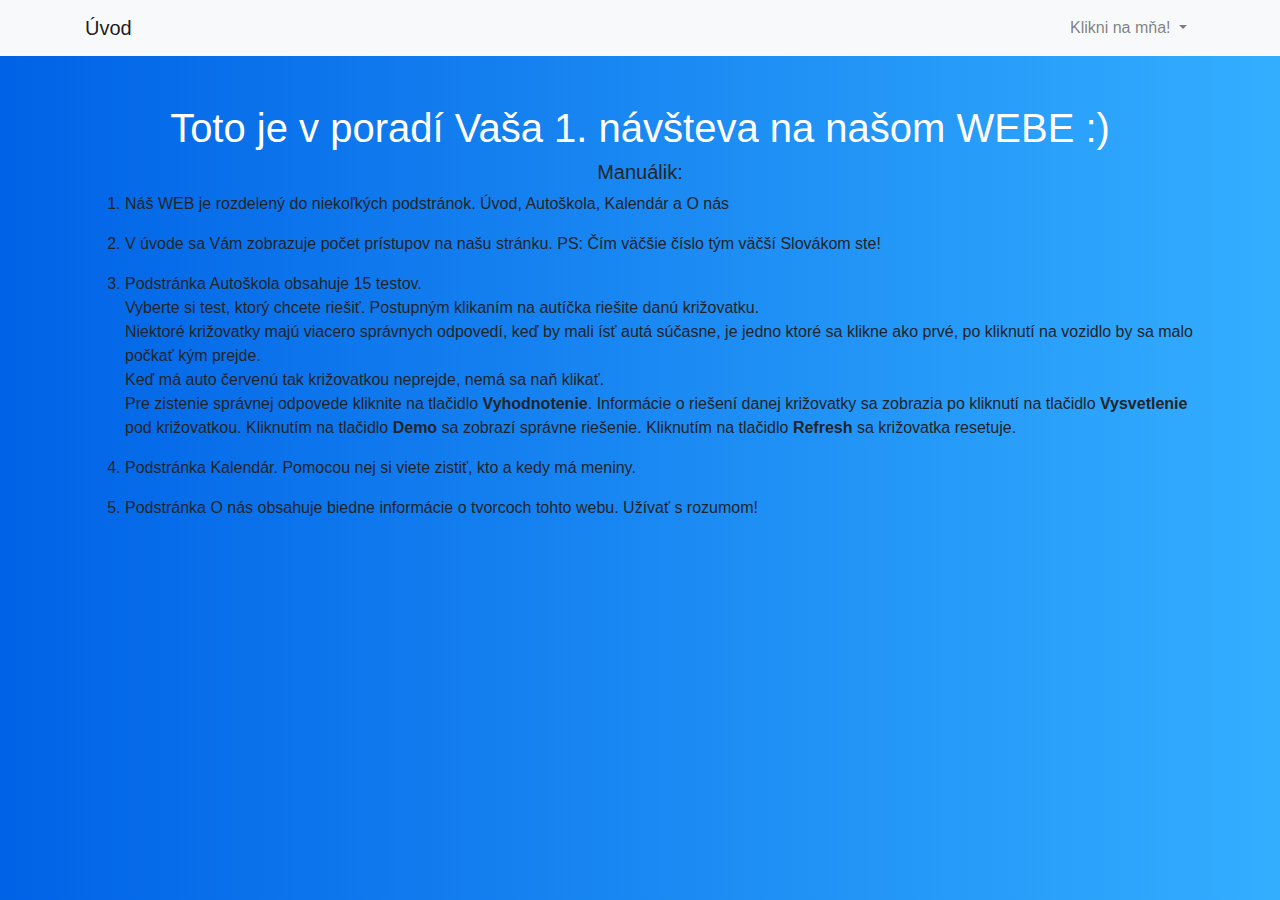
<file: index.html>
<!DOCTYPE html>
<html lang="sk">

<head>
  <meta charset="UTF-8">
  <meta name="viewport" content="width=device-width, initial-scale=1.0">
  <meta http-equiv="X-UA-Compatible" content="ie=edge">
  <title>Úvod</title>
  <link rel="shortcut icon" href="data/A_favicon.ico" type="image/x-icon">
  <link rel="stylesheet" href="css/main.css">
  <link rel="stylesheet" href="css/bootstrap.min.css">

  <script src="scripts/jquery.slim.min.js"></script>
  <script src="scripts/bootstrap.bundle.min.js"></script>

</head>

<body>
  <nav class="navbar navbar-expand-lg navbar-light bg-light">
    <div class="container">
      <a class="navbar-brand" href="index.html">Úvod</a>
      <button class="navbar-toggler" type="button" data-toggle="collapse" data-target="#navbarSupportedContent"
        aria-controls="navbarSupportedContent" aria-expanded="false" aria-label="Toggle navigation">
        <span class="navbar-toggler-icon"></span>
      </button>

      <div class="collapse navbar-collapse" id="navbarSupportedContent">
        <ul class="navbar-nav ml-auto">
          <li class="nav-item dropdown">
            <a class="nav-link dropdown-toggle" href="#" id="navbarDropdown" role="button" data-toggle="dropdown"
              aria-haspopup="true" aria-expanded="false">
              Klikni na mňa!
            </a>
            <!-- Here's the magic. Add the .animate and .slide-in classes to your .dropdown-menu and you're all set! -->
            <div class="dropdown-menu dropdown-menu-right animate slideIn" aria-labelledby="navbarDropdown">
              <a class="dropdown-item" href="autoskola.html">Autoškola</a>

              <a class="dropdown-item" href="kalendar.html">Kalendár</a>
              <div class="dropdown-divider"></div>
              <a class="dropdown-item" href="onas.html">O nás</a>
            </div>
          </li>
        </ul>
      </div>
    </div>
  </nav>

  <div class="container text-center">
    <h1 class="mt-5 text-white font-weight-light" id="countnavsteva">Toto je </h1>

    <h5 >Manuálik: </h5>
    <ol>
      <li><p>Náš WEB je rozdelený do niekoľkých podstránok. Úvod, Autoškola, Kalendár a O nás</p></li>
      <li><p>V úvode sa Vám zobrazuje počet prístupov na našu stránku. PS: Čím väčšie číslo tým väčší Slovákom ste!</p></li>
      <li><p>Podstránka Autoškola obsahuje 15 testov. <br>
            Vyberte si test, ktorý chcete riešiť. Postupným klikaním na autíčka riešite danú križovatku. <br>
            Niektoré križovatky majú viacero správnych odpovedí, keď by mali ísť autá súčasne, je jedno ktoré sa klikne ako prvé, 
            po kliknutí na vozidlo by sa malo počkať kým prejde. <br>Keď má auto červenú tak križovatkou neprejde, nemá sa naň klikať.<br>
            Pre zistenie správnej odpovede kliknite na tlačidlo <strong>Vyhodnotenie</strong>. 
            Informácie o riešení danej križovatky sa zobrazia po kliknutí na tlačidlo <strong>Vysvetlenie</strong> pod križovatkou.
            Kliknutím na tlačidlo <strong>Demo</strong> sa zobrazí správne riešenie.
            Kliknutím na  tlačidlo <strong>Refresh</strong> sa križovatka resetuje.
      </p></li>
      <li><p>Podstránka Kalendár. Pomocou nej si viete zistiť, kto a kedy má meniny.</p></li>
      <li><p> Podstránka O nás obsahuje biedne informácie o tvorcoch tohto webu. Užívať s rozumom!</p></li>
    </ol>
  </div>

  <script src="scripts/main.js"></script>

</body>

</html>
</file>
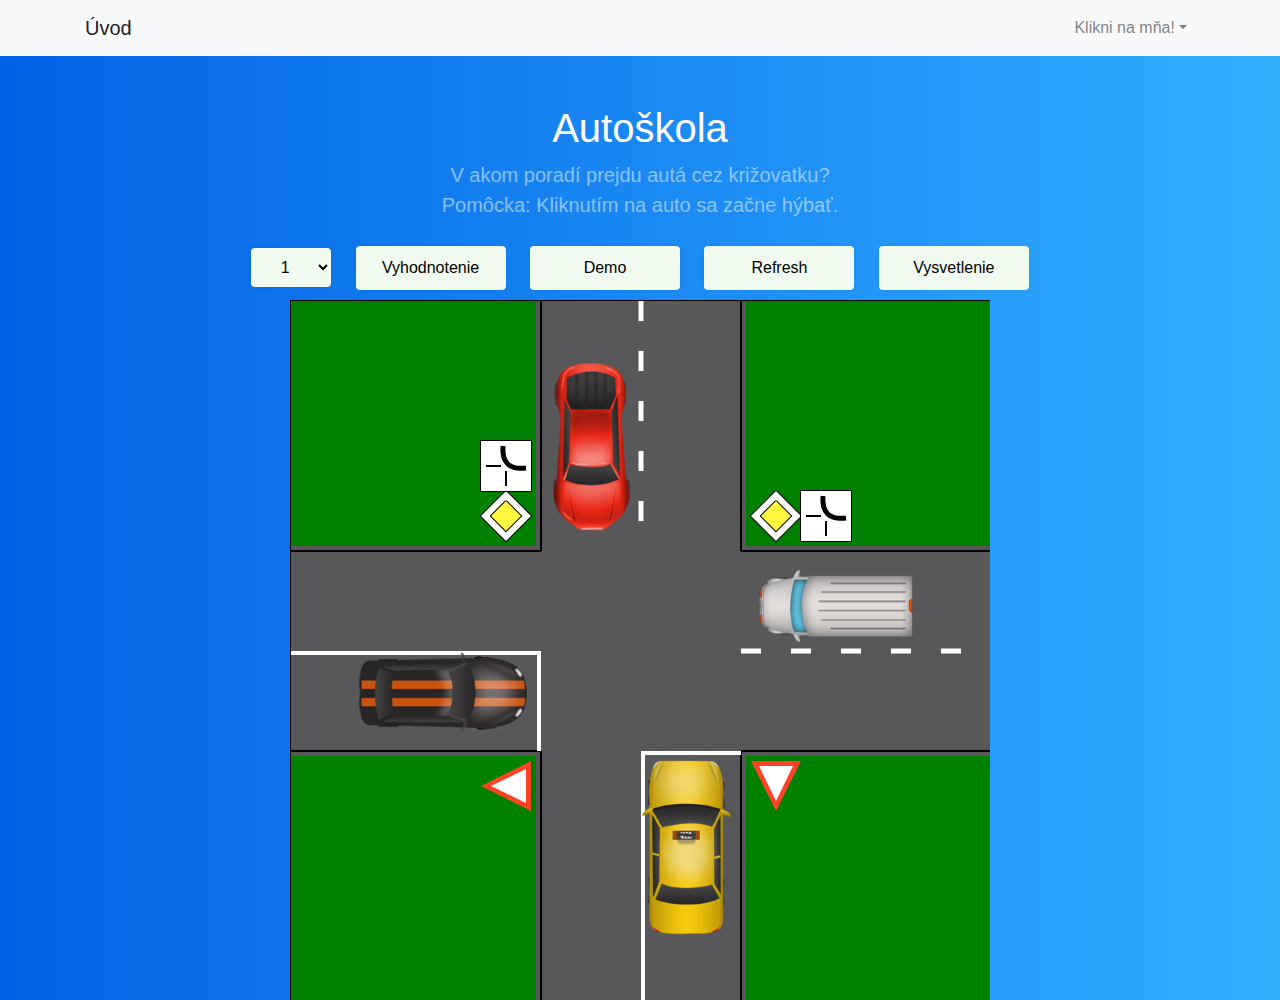
<file: autoskola.html>
<!DOCTYPE html>
<html lang="sk">

<head>
  <meta charset="UTF-8">
  <meta name="viewport" content="width=device-width, initial-scale=1.0">
  <meta http-equiv="X-UA-Compatible" content="ie=edge">
  <title>Autoškola</title>
  <link rel="shortcut icon" href="data/A_favicon.ico" type="image/x-icon">
  <link rel="stylesheet" href="css/main.css">
  <link rel="stylesheet" href="css/bootstrap.min.css">

  <script src="scripts/jquery.slim.min.js"></script>
  <script src="scripts/bootstrap.bundle.min.js"></script>

  <!-- <link rel="stylesheet" type="text/css" href="css/canvasstyle.css"> -->
  <link rel="stylesheet" href="css/autoskola.css">
</head>

<body>
  <nav class="navbar navbar-expand-lg navbar-light bg-light">
    <div class="container">
      <a class="navbar-brand" href="index.html">Úvod</a>
      <button class="navbar-toggler" type="button" data-toggle="collapse" data-target="#navbarSupportedContent"
        aria-controls="navbarSupportedContent" aria-expanded="false" aria-label="Toggle navigation">
        <span class="navbar-toggler-icon"></span>
      </button>

      <div class="collapse navbar-collapse" id="navbarSupportedContent">
        <ul class="navbar-nav ml-auto">
          <li class="nav-item dropdown">
            <a class="nav-link dropdown-toggle" href="#" id="navbarDropdown" role="button" data-toggle="dropdown"
              aria-haspopup="true" aria-expanded="false">
              Klikni na mňa!</a>
            <!-- Here's the magic. Add the .animate and .slide-in classes to your .dropdown-menu and you're all set! -->
            <div class="dropdown-menu dropdown-menu-right animate slideIn" aria-labelledby="navbarDropdown">
              <a class="dropdown-item" href="autoskola.html">Autoškola</a>
              <a class="dropdown-item" href="kalendar.html">Kalendár</a>
              <div class="dropdown-divider"></div>
              <a class="dropdown-item" href="onas.html">O nás</a>
            </div>
          </li>
        </ul>
      </div>
    </div>
  </nav>

  <div class="container text-center">
    <h1 class="mt-5 text-white font-weight-light" id="nadpis2">Autoškola</h1>
    <p class="lead text-white-50" id="p2">V akom poradí prejdu autá cez križovatku? <br>Pomôcka: Kliknutím na auto sa začne
      hýbať.</p>

    <select id="krizovatky" name="volba">
      <option id="1krizovatka" value="1">1</option>
      <option id="2krizovatka" value="2">2</option>
      <option id="3krizovatka" value="3">3</option>
      <option id="4krizovatka" value="4">4</option>
      <option id="5krizovatka" value="5">5</option>
      <option id="6krizovatka" value="6">6</option>
      <option id="7krizovatka" value="7">7</option>
      <option id="8krizovatka" value="8">8</option>
      <option id="9krizovatka" value="9">9</option>
      <option id="10krizovatka" value="10">10</option>
      <option id="11krizovatka" value="11">11</option>
      <option id="12krizovatka" value="12">12</option>
      <option id="13krizovatka" value="13">13</option>
      <option id="14krizovatka" value="14">14</option>
      <option id="15krizovatka" value="15">15</option>
    </select>

    <button id="vyhodnotenie" onclick="kontrola()">Vyhodnotenie</button>
    <button id="demo2" onclick="demo()">Demo</button>
    <button id="refresh" onclick="krizovatky()">Refresh</button>
    <button id="vysvetlenie" onclick="vysvetlenie()">Vysvetlenie</button>

    <div class="container text-center" id="demo">
      <div id="car1"></div>
      <div id="car2"></div>
      <div id="car3"></div>
      <div id="car4"></div>
      <div id="car5"></div>


      <canvas id="myCanvas" width="700" height="700" style="border:1px solid #000000;">

      </canvas>
    </div>

    <div class="vysvetlenia">
      <div id="vysvetlenie1" class="vysvetlenie">
        <h1 class="mt-5 text-white font-weight-light,vysvetlenie2">Vysvetlenie križovatky 1</h1>
        <p class="lead text-white-50,vysvetlenie2">
          Ako prvé prejde cez križovatku červené auto pretože je na hlavnej ceste a dostáva prednosť pred bielim, ktoré
          odbočuje na vedľajšiu cestu.
          V poradí tretie prejde žlté auto, pretože sa uplatňuje pravidlo pravej ruky. Ako posledné prejde čierne auto.
        </p>
      </div>
      <div id="vysvetlenie2" class="vysvetlenie">
        <h1 class="mt-5 text-white font-weight-light,vysvetlenie2">Vysvetlenie križovatky 2</h1>
        <p class="lead text-white-50,vysvetlenie2">
          Ako prvé prejde žlté auto, pretože je na hlavnej ceste. V poradí druhé prejde červené auto, pretože je takisto
          na hlavnej ceste.
          Posledné prejde cez križovatku čierne auto.
        </p>
      </div>
      <div id="vysvetlenie3" class="vysvetlenie">
        <h1 class="mt-5 text-white font-weight-light,vysvetlenie2">Vysvetlenie križovatky 3</h1>
        <p class="lead text-white-50,vysvetlenie2">
          Žlté auto môže pokračovať nezávisle od ostatných. Červené auto dáva prednosť čiernemu, pretože sa tu uplatňuje
          pravidlo pravej ruky.
        </p>
      </div>
      <div id="vysvetlenie4" class="vysvetlenie">
        <h1 class="mt-5 text-white font-weight-light,vysvetlenie2">Vysvetlenie križovatky 4</h1>
        <p class="lead text-white-50,vysvetlenie2">
          Ako prvé prejdú naraz čierne a červené auto, pretože majú zelenú. V poradí tretie prejde biele auto, aj keď má
          zelenú musí dať
          prednosť čiernemu autu. Ostatné autá stoja, pretože majú červenú.
        </p>
      </div>
      <div id="vysvetlenie5" class="vysvetlenie">
        <h1 class="mt-5 text-white font-weight-light,vysvetlenie2">Vysvetlenie križovatky 5</h1>
        <p class="lead text-white-50,vysvetlenie2">
          Červené auto prejde ako prvé, pretože sa tu uplatňuje pravidlo pravej ruky.
        </p>
      </div>
      <div id="vysvetlenie6" class="vysvetlenie">
        <h1 class="mt-5 text-white font-weight-light,vysvetlenie2">Vysvetlenie križovatky 6</h1>
        <p class="lead text-white-50,vysvetlenie2">
          Električka má prednosť na neoznačenej križovatke takže prejde naraz spolu s bielym autom.
          Čierne auto dáva prednosť bielemu lebo čierne odbočuje do ľava.
        </p>
      </div>
      <div id="vysvetlenie7" class="vysvetlenie">
        <h1 class="mt-5 text-white font-weight-light,vysvetlenie2">Vysvetlenie križovatky 7</h1>
        <p class="lead text-white-50,vysvetlenie2">
          Modré auto prejde ako prvé lebo je na hlavnej ceste a pokračuje hlavnou cestou ďalej, zaním prejde kamión,
          pretože kamión je tiež na hlavnej ceste ale odbočuje doľava a tak musí dať prednosť v jazde modrému autu,
          Posledná prejde dodávka lebo ide s vedľajsěj cesty.
        </p>
      </div>
      <div id="vysvetlenie8" class="vysvetlenie">
        <h1 class="mt-5 text-white font-weight-light,vysvetlenie2">Vysvetlenie križovatky 8</h1>
        <p class="lead text-white-50,vysvetlenie2">
          Ako prvé prejde modré auto lebo odbočuje doprava a čierne auto mu dáva prednosť, lebo čierne odbočuje doľava.
          Za modrým autom prejde čierne podľa pravidla pravej ruky. Posledný prejde kamión.
        </p>
      </div>
      <div id="vysvetlenie9" class="vysvetlenie">
        <h1 class="mt-5 text-white font-weight-light,vysvetlenie2">Vysvetlenie križovatky 9</h1>
        <p class="lead text-white-50,vysvetlenie2">
          Ako prvé prejdú električka spolu s oranžovým autom, pretože električka má prednosť a oranžové auto odbočuje do
          prava. Červené auto dáva prednosť električke a oranžovému autu lebo odbočuje do ľava.
        </p>
      </div>
      <div id="vysvetlenie10" class="vysvetlenie">
        <h1 class="mt-5 text-white font-weight-light,vysvetlenie2">Vysvetlenie križovatky 10</h1>
        <p class="lead text-white-50,vysvetlenie2">
          Ako prvé prejde žlté auto lebo je na hlavnej ceste a oranžové auto mu dáva prednosť lebo žlté auto je na
          pravo. Potom prejdú čierne a oranžové auto, môžu ísť naraz keďze si nekrížia cestu.
        </p>
      </div>
      <div id="vysvetlenie11" class="vysvetlenie">
        <h1 class="mt-5 text-white font-weight-light,vysvetlenie2">Vysvetlenie križovatky 11</h1>
        <p class="lead text-white-50,vysvetlenie2">
          Oranžové auto môže pokračovať nezávisle od ostatných áut. Biele auto dáva prednosť oranžovému, pretože sa tu
          uplatňuje
          pravidlo pravej ruky.
        </p>
      </div>
      <div id="vysvetlenie12" class="vysvetlenie">
        <h1 class="mt-5 text-white font-weight-light,vysvetlenie2">Vysvetlenie križovatky 12</h1>
        <p class="lead text-white-50,vysvetlenie2">
          Ako prvé prejde cez križovatku čierne vozidlo idúce po hlavnej ceste.
          Ako druhé prejde modré vozidlo, pretože muselo dať pri odbočovaní vľavo prednosť
          v jazde protiidúcemu čiernemu vozidlu.
          V poradí posledné prejde oranžové vozidlo ktoré muselo dať prednosť v jazde vozidlám prichádzajúcim po hlavnej
          ceste.
        </p>
      </div>
      <div id="vysvetlenie13" class="vysvetlenie">
        <h1 class="mt-5 text-white font-weight-light,vysvetlenie2">Vysvetlenie križovatky 13</h1>
        <p class="lead text-white-50,vysvetlenie2">
          Ako prvé prejde cez križovatku žlté vozidlo idúce po hlavnej ceste súčasne s bielym.
          V poradí posledné prejde červené vozidlo ktoré muselo dať prednosť v jazde vozidlám prichádzajúcim po hlavnej
          ceste.
        </p>
      </div>
      <div id="vysvetlenie14" class="vysvetlenie">
        <h1 class="mt-5 text-white font-weight-light,vysvetlenie2">Vysvetlenie križovatky 14</h1>
        <p class="lead text-white-50,vysvetlenie2">
          Pokiaľ nie je určené inak , kto má prednosť, značkami, semafórmi alebo pokynom policajta,
          platí pravidlo pravej ruky. Autá prejdú v poradí čierne, biele a modré.
        </p>
      </div>
      <div id="vysvetlenie15" class="vysvetlenie">
        <h1 class="mt-5 text-white font-weight-light,vysvetlenie2">Vysvetlenie križovatky 15</h1>
        <p class="lead text-white-50,vysvetlenie2">
          Ako prvé prejde cez križovatku biele vozidlo prichádzajúce v smere, pre ktorý svieti signál VOĽNO.
          Na signál zelenej doplnkovej šípky svietiaci súčasne so signálom s červeným svetlom STOJ! smie vodič modrého
          vozidla odbočiť vpravo.
          Pritom musí dať prednosť v jazde bielemu vozidlu idúcemu vo voľnom smere a chodcom prechádzajúcim vo voľnom
          smere,
          pritom ich nesmie ohroziť ani obmedziť a na tento účel je povinný zastaviť vozidlo.
        </p>
      </div>
    </div>
  </div>

  <script src="scripts/autoskola.js"></script>
</body>

</html>
</file>
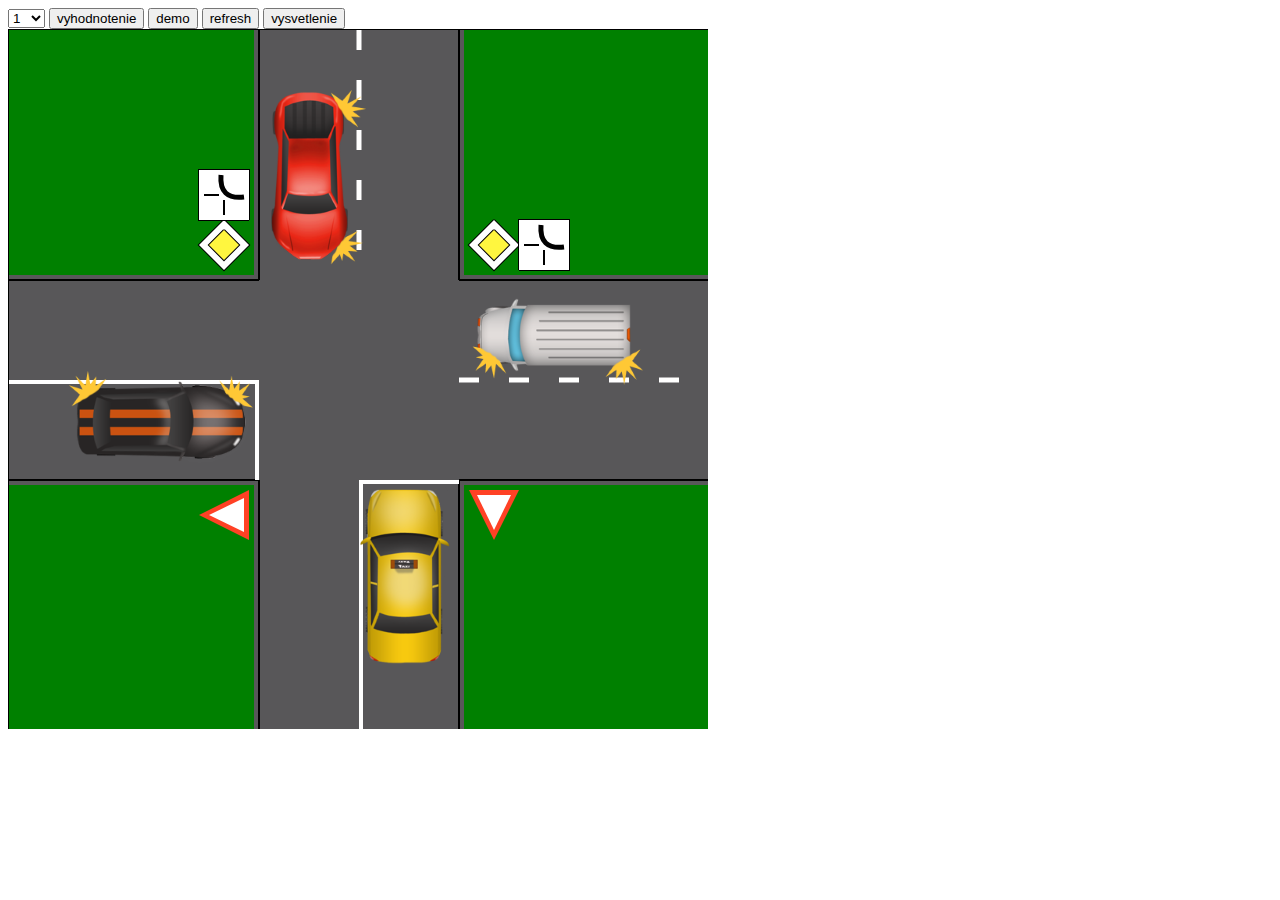
<file: canvas.html>
<!DOCTYPE html>
<html lang="en">
<head>
    <meta charset="UTF-8">
    <title>Title</title>
    <link rel="stylesheet" type="text/css" href="canvasstyle.css">
    <script src="https://code.jquery.com/jquery-1.12.4.min.js"></script>
    <script src="https://ajax.googleapis.com/ajax/libs/jquery/3.4.1/jquery.min.js"></script>
</head>
<body>
<select id="krizovatky" name="volba">
    <option id="1krizovatka" value="1" >1</option>
    <option id="2krizovatka" value="2" >2</option>
    <option id="3krizovatka" value="3" >3</option>
    <option id="4krizovatka" value="4" >4</option>
    <option id="5krizovatka" value="5" >5</option>
    <option id="6krizovatka" value="6" >6</option>
    <option id="7krizovatka" value="7" >7</option>
    <option id="8krizovatka" value="8" >8</option>
    <option id="9krizovatka" value="9" >9</option>
    <option id="10krizovatka" value="10" >10</option>
</select>
<button id="vyhodnotenie" onclick="kontrola()">vyhodnotenie</button>
<button id="demo2" onclick="demo()">demo</button>
<button id="refresh" onclick="krizovatky()">refresh</button>
<button id="vysvetlenie" onclick="vysvetlenie()" >vysvetlenie</button>
<div id="demo">
  <div id="car1" ></div>
    <div id="car2" ></div>
    <div id="car3" ></div>
    <div id="car4" ></div>
    <div id="car5" ></div>


<canvas id="myCanvas" width="700" height="700" style="border:1px solid #000000;">
</canvas>
</div>
<div id="vysvetlenie 1" class="vysvetlenie">
    <h1>Vystvetlenie križovatky 1</h1><p>
    Ako prvé prejde cez križovatku červené auto pretože je na hlavnej ceste a dostáva prednosť pred bielim, ktoré odbočuje na vedľajšiu cestu.
    V poradí tretie prejde žlté auto, pretože sa uplatňuje pravidlo pravej ruky. Ako posledné prejde čierne auto.
</p>
</div>
<div id="vysvetlenie 2" class="vysvetlenie">
    <h1>Vystvetlenie križovatky 2</h1><p>
    Ako prvé prejde žlté auto, pretože je na hlavnej ceste. V poradí druhé prejde červené auto, pretože je takisto na hlavnej ceste.
    Posledné prejde cez križovatku čierne auto.
</p>
</div>
<div id="vysvetlenie 3" class="vysvetlenie">
    <h1>Vystvetlenie križovatky 3</h1><p>
    Žlté auto môže pokračovať nezávisle od ostatných. Červené auto dáva prednosť čiernemu, pretože sa tu uplatňuje pravidlo pravej ruky.
</p>
</div>
<div id="vysvetlenie 4" class="vysvetlenie">
    <h1>Vystvetlenie križovatky 4</h1><p>
    Ako prvé prejdú naraz čierne a červené auto, pretože majú zelenú. V poradí tretie prejde biele auto, aj keď má zelenú musí dať
    prednosť čiernemu autu. Ostatné autá stoja, pretože majú červenú.
</p>
</div>
<div id="vysvetlenie 5" class="vysvetlenie">
    <h1>Vystvetlenie križovatky 5</h1><p>
    Červené auto prejde ako prvé, pretože sa tu uplatňuje pravidlo pravej ruky.
</p>
</div>
<div id="vysvetlenie 6" class="vysvetlenie">
    <h1>Vystvetlenie križovatky 6</h1><p>
    Električka má prednosť na neoznačenej križovatke takže prejde naraz spolu s bielym autom.
    Čierne auto dáva prednosť bielemu lebo čierne odbočuje do ľava.
</p>
</div>
<div id="vysvetlenie 7" class="vysvetlenie">
    <h1>Vystvetlenie križovatky 7</h1><p>
    Modré auto prejde ako prvé lebo je na hlavnej ceste a pokračuje hlavnou cestou ďalej, zaním prejde kamión,
    pretože kamión je tiež na hlavnej ceste ale odbočuje do ľava a tak musí dať prednosť v jazde modrému autu,
    Posledná prejde dodávka lebo ide s vedľajsěj cesty.
</p>
</div>
<div id="vysvetlenie 8" class="vysvetlenie">
    <h1>Vystvetlenie križovatky 8</h1><p>
    Ako prvé prejde modré auto lebo odbočuje do prava a čierne auto mu dáva prednošt, lebo čierne odbočuje do ľava. Za modrým autom prejde čierne podľa pravidla pravej ruky. Posledný prejde kamión.
</p>
</div>
<div id="vysvetlenie 9" class="vysvetlenie">
    <h1>Vystvetlenie križovatky 9</h1><p>
    Ako prvé prejdú električka spolu s oranžovým autom, pretože električka má prednosť a oranžové auto odbočuje do prava. Červené auto dáva prednosť električke a oranžovému autu lebo odbočuje do ľava.
</p>
</div>
<div id="vysvetlenie 10" class="vysvetlenie">
    <h1>Vystvetlenie križovatky 10</h1><p>
    Ako prvé prejde žlté auto lebo je na hlavnej ceste a oranžové auto mu dáva prednosť lebo žlté auto je na pravo. Potom prejdú čierne a oranžové auto, môžu ísť naraz keďze si nekrížia cestu.
</p>
</div>

<script  src="javascript.js"></script>
</body>
</html>
</file>
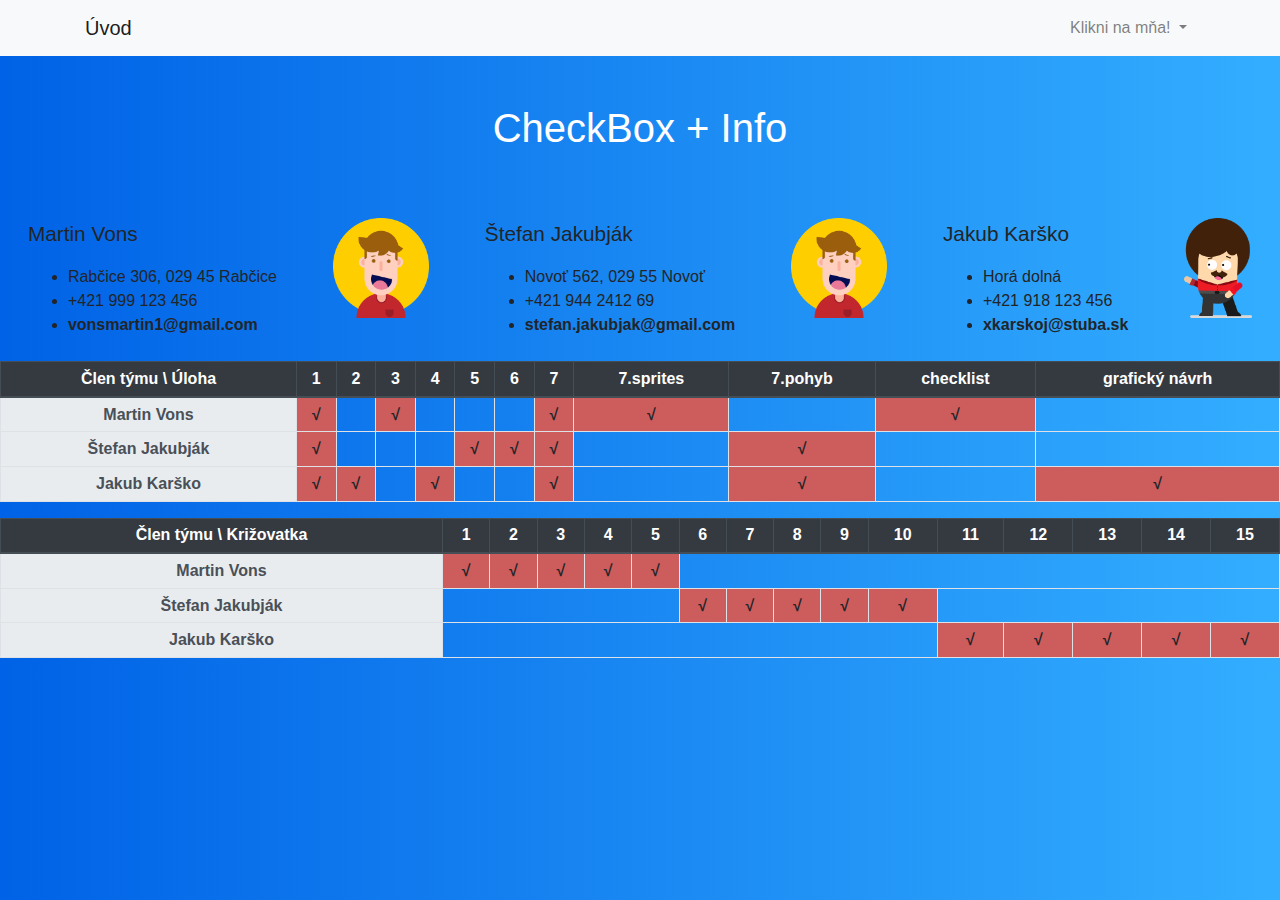
<file: onas.html>
<!DOCTYPE html>
<html lang="sk">

<head>
    <meta charset="UTF-8">
    <meta name="viewport" content="width=device-width, initial-scale=1.0">
    <meta http-equiv="X-UA-Compatible" content="ie=edge">
    <title>GDPR</title>
    <link rel="shortcut icon" href="data/A_favicon.ico" type="image/x-icon">
    <link rel="stylesheet" href="css/main.css">
    <link rel="stylesheet" href="css/bootstrap.min.css">

    <link rel="stylesheet" href="css/onas.css">

    <script src="scripts/jquery.slim.min.js"></script>
    <script src="scripts/bootstrap.bundle.min.js"></script>
</head>

<body>
    <nav class="navbar navbar-expand-lg navbar-light bg-light">
        <div class="container">
            <a class="navbar-brand" href="index.html">Úvod</a>
            <button class="navbar-toggler" type="button" data-toggle="collapse" data-target="#navbarSupportedContent"
                aria-controls="navbarSupportedContent" aria-expanded="false" aria-label="Toggle navigation">
                <span class="navbar-toggler-icon"></span>
            </button>

            <div class="collapse navbar-collapse" id="navbarSupportedContent">
                <ul class="navbar-nav ml-auto">
                    <li class="nav-item dropdown">
                        <a class="nav-link dropdown-toggle" href="#" id="navbarDropdown" role="button"
                            data-toggle="dropdown" aria-haspopup="true" aria-expanded="false">
                            Klikni na mňa!
                        </a>

                        <div class="dropdown-menu dropdown-menu-right animate slideIn" aria-labelledby="navbarDropdown">
                            <a class="dropdown-item" href="autoskola.html">Autoškola</a>

                            <a class="dropdown-item" href="kalendar.html">Kalendár</a>
                            <div class="dropdown-divider"></div>
                            <a class="dropdown-item" href="onas.html">O nás</a>
                        </div>
                    </li>
                </ul>
            </div>
        </div>
    </nav>

    <div class="container text-center">
        <h1 class="mt-5 text-white font-weight-light" id="nadpis2">CheckBox  + Info </h1>
    </div>

    <div class="d-flex justify-content-around ">
        <div class="p-2">
            <p class="nadpis">Martin Vons</p>
            <address>
                <ul>
                    <li>Rabčice 306, 029 45 Rabčice</li>
                    <li><a >+421 999 123 456</a></li>
                    <li><a href="mailto:vonsmartin1@gmail.com"> <strong>vonsmartin1@gmail.com</strong></a></li>
                </ul>
            </address>
        </div>
        <div class="p-2">
            <img src="data/child-1837375_640.png" alt="foto.jpg" height="100"><br>
        </div>

        <div class="p-2">
            <p class="nadpis">Štefan Jakubják</p>
            <address>
                <ul>
                    <li>Novoť 562, 029 55 Novoť</li>
                    <li><a >+421 944 2412 69</a></li>
                    <li><a href="mailto:stefan.jakubjak@gmail.com"> <strong>stefan.jakubjak@gmail.com</strong></a></li>
                </ul>
            </address>
        </div>
        <div class="p-2">
            <img src="data/child-1837375_640.png" alt="foto.jpg" height="100"><br>
        </div>

        <div class="p-2">
            <p class="nadpis">Jakub Karško</p>
            <address>
                <ul>
                    <li>Horá dolná</li>
                    <li><a>+421 918 123 456</a></li>
                    <li><a href="mailto:xkarskoj@stuba.sk"> <strong> xkarskoj@stuba.sk</strong></a></li>
                </ul>
            </address>
        </div>
        <div class="p-2">
            <img src="data/dancer-1904467_640.png" alt="foto.jpg" height="100"><br>
        </div>

    </div>
    <div id="checklist">
        <table class="table table-bordered table-hover table-sm">
            <thead class="thead-dark">
            <tr>
                <th scope="col">Člen týmu \ Úloha</th>
                <th scope="col">1</th>
                <th scope="col">2</th>
                <th scope="col">3</th>
                <th scope="col">4</th>
                <th scope="col">5</th>
                <th scope="col">6</th>
                <th scope="col">7</th>
                <th scope="col">7.sprites</th>
                <th scope="col">7.pohyb</th>
                <th scope="col">checklist</th>
                <th scope="col">grafický návrh</th>
            </tr>
            </thead>
            <tbody class="thead-light">
            <tr>
                <th scope="row">Martin Vons</th>
                <td class="okno">√</td>
                <td></td>
                <td class="okno">√</td>
                <td></td>
                <td></td>
                <td></td>
                <td class="okno">√</td>
                <td class="okno">√</td>
                <td></td>
                <td class="okno">√</td>
                <td></td>
            </tr>
            <tr>
                <th scope="row">Štefan Jakubják</th>
                <td class="okno">√</td>
                <td></td>
                <td></td>
                <td></td>
                <td class="okno">√</td>
                <td class="okno">√</td>
                <td class="okno">√</td>
                <td></td>
                <td class="okno">√</td>
                <td></td>
                <td></td>
            </tr>
            <tr>
                <th scope="row">Jakub Karško</th>
                <td class="okno">√</td>
                <td class="okno">√</td>
                <td></td>
                <td class="okno">√</td>
                <td></td>
                <td></td>
                <td class="okno">√</td>
                <td></td>
                <td class="okno">√</td>
                <td></td>
                <td class="okno">√</td>
            </tr>
            </tbody>
        </table>

        <table class="table table-bordered table-hover table-sm">
            <thead class="thead-dark">
                <tr>
                    <th scope="col">Člen týmu \ Križovatka</th>
                    <th scope="col">1</th>
                    <th scope="col">2</th>
                    <th scope="col">3</th>
                    <th scope="col">4</th>
                    <th scope="col">5</th>
                    <th scope="col">6</th>
                    <th scope="col">7</th>
                    <th scope="col">8</th>
                    <th scope="col">9</th>
                    <th scope="col">10</th>
                    <th scope="col">11</th>
                    <th scope="col">12</th>
                    <th scope="col">13</th>
                    <th scope="col">14</th>
                    <th scope="col">15</th>
                </tr>
            </thead>
            <tbody class="thead-light">
                <tr>
                    <th scope="row">Martin Vons</th>
                    <td class="okno">√</td>
                    <td class="okno">√</td>
                    <td class="okno">√</td>
                    <td class="okno">√</td>
                    <td class="okno">√</td>
                    <td colspan="10"></td>
                </tr>
                <tr>
                    <th scope="row">Štefan Jakubják</th>
                    <td colspan="5"></td>
                    <td class="okno">√</td>
                    <td class="okno">√</td>
                    <td class="okno">√</td>
                    <td class="okno">√</td>
                    <td class="okno">√</td>
                    <td colspan="5"></td>
                </tr>
                <tr>
                    <th scope="row">Jakub Karško</th>
                    <td colspan="10"></td>
                    <td class="okno">√</td>
                    <td class="okno">√</td>
                    <td class="okno">√</td>
                    <td class="okno">√</td>
                    <td class="okno">√</td>
                </tr>
            </tbody>
        </table>
    </div>
</body>

</html>
</file>
<file: css/autoskola.css>
#car1,
#car2,
#car3,
#car4,
#car5 {
    visibility: hidden;
    height: 200px;
    width: 200px;
    position:absolute;
    background:
            url('../data/cars_tram.png') 0px 0px;
}

#car1:hover,
#car2:hover,
#car3:hover,
#car4:hover,
#car5:hover {
    opacity: 0.6;
}

#demo { 
    padding: 0px !important;
    position:relative;
    width: 700px;
    height: 700px;
    overflow: hidden;
   
} /* Make this a positioned parent */

input:not([type="checkbox"]):not([type="radio"]),  
button, 
textarea,
select{
    background: #F1FAEE;
    border: none;
    width: 150px;
    padding: 10px 15px;
    margin: 10px;
    border-radius: 4px;
    box-shadow: 0 0 3px rgba(29, 53, 87, 0.12);
}

select{
    width: 80px;
    text-align-last:center;
}
@media print{

    @page {
        size: A4; /* DIN A4 standard, Europe */
        margin:0;
    }
    #car1,
    #car2,
    #car3,
    #car4,
    #car5 {
        left: 4cm;
        -webkit-print-color-adjust: exact !important; /*Chrome, Safari */
        color-adjust: exact !important;
    }
    #nadpis2,
    #p2,
    .vysvetlenie2
    {
        color: inherit !important;
        background: inherit !important;
    }
}
</file>
<file: canvasstyle.css>
#car1,
#car2,
#car3,
#car4,
#car5 {
    visibility: hidden;
    height: 200px;
    width: 200px;
    position:absolute;
    background:
            url('cars+tram.png') 0px 0px;
}

#demo { position:relative;
    width:700px;
    height: 700px;
    overflow: hidden;
    padding:0;
    margin: 0;} /* Make this a positioned parent */
.vysvetlenie{
    width: 300px;
    height: 300px;
    background-color: #66CDAA;
}
</file>
<file: css/onas.css>
td{
    text-align: center;
    font-weight: bold;
}

.nadpis{
    font-size: 1.3em;
}

.okno{
    background-color: #CD5C5C;
    text-align: center;
}

th{
    text-align: center;
}

h1{
    padding-bottom: 50px;
}

a, a:hover, a:focus, a:active {
    text-decoration: none;
    color: inherit;
}
</file>
<file: css/main.css>
/* Change this breakpoint if you change the breakpoint of the navbar */

@media (min-width: 992px) {
    .animate {
      animation-duration: 0.3s;
      -webkit-animation-duration: 0.3s;
      animation-fill-mode: both;
      -webkit-animation-fill-mode: both;
    }
  }
  
  @keyframes slideIn {
    0% {
      transform: translateY(1rem);
      opacity: 0;
    }
    100% {
      transform:translateY(0rem);
      opacity: 1;
    }
    0% {
      transform: translateY(1rem);
      opacity: 0;
    }
  }
  
  @-webkit-keyframes slideIn {
    0% {
      -webkit-transform: transform;
      -webkit-opacity: 0;
    }
    100% {
      -webkit-transform: translateY(0);
      -webkit-opacity: 1;
    }
    0% {
      -webkit-transform: translateY(1rem);
      -webkit-opacity: 0;
    }
  }
  
  .slideIn {
    -webkit-animation-name: slideIn;
    animation-name: slideIn;
  }
  
  /* Other styles for the page not related to the animated dropdown */
  
  body {
    background: #007bff;
    background: linear-gradient(to right, #0062E6, #33AEFF);
  }
  
.none_element{
  display: none;
}

#box{
  left: 0;
  top: 0;
  position: absolute;
  height: 30px;
  width: 30px;
  background-color: red;
}

ol{
  text-align: left;
}
@media print {

  @page {
    size: A4; /* DIN A4 standard, Europe */
    margin: 0;
  }

  #nadpis2,
  #countnavsteva{

    color: inherit !important;
    background: inherit !important;
  }
  .nadpis{
    font-size: x-large;
  }
  table{
    color: inherit !important;
  }
}
</file>
